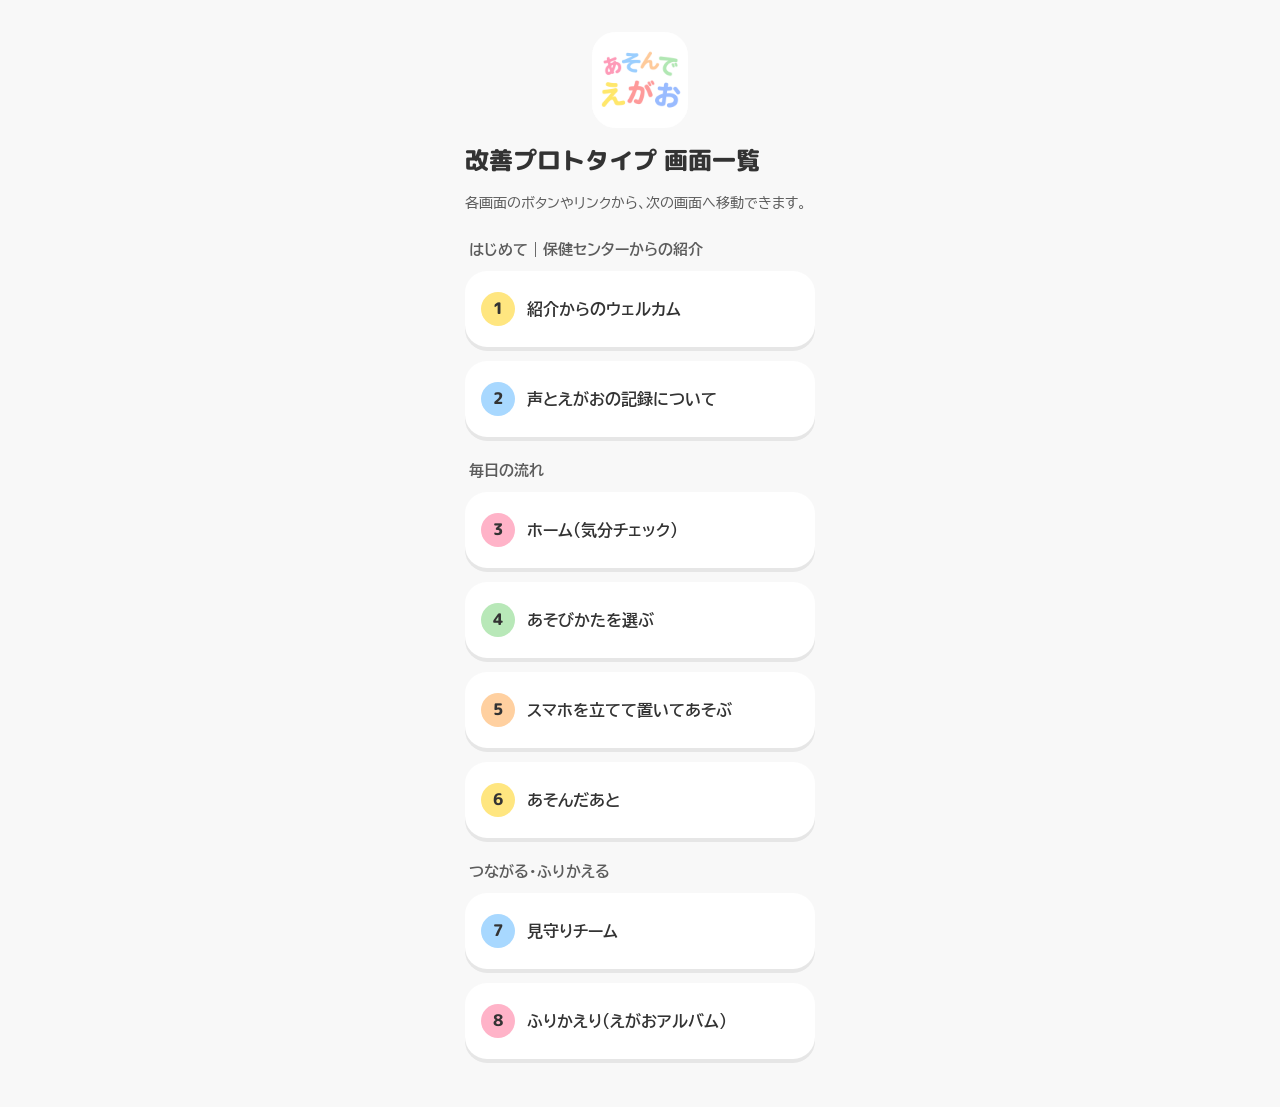
<file: screens.html>
<!doctype html>
<html lang="ja">
<head>
<meta charset="utf-8">
<meta name="viewport" content="width=390, initial-scale=1, viewport-fit=cover">
<title>画面一覧｜あそんでえがお プロトタイプ</title>
<link rel="icon" href="logo.png">
<link rel="preconnect" href="https://fonts.googleapis.com">
<link href="https://fonts.googleapis.com/css2?family=BIZ+UDPGothic:wght@400;700&amp;family=M+PLUS+Rounded+1c:wght@700;800&amp;display=swap" rel="stylesheet">
<style>
body{margin:0;background:#F8F8F8;font-family:'BIZ UDPGothic',sans-serif;color:#333333;display:flex;justify-content:center}
main{width:390px;box-sizing:border-box;padding:32px 20px 48px;display:flex;flex-direction:column;gap:14px}
h1{margin:0;font-family:'M PLUS Rounded 1c',sans-serif;font-size:24px;font-weight:800}
p{margin:0;font-size:14px;line-height:1.7;color:#5C5C5C}
h2{margin:12px 4px 0;font-size:15px;color:#5C5C5C}
a{display:flex;align-items:center;gap:12px;min-height:56px;padding:10px 16px;border-radius:22px;background:#FFFFFF;box-shadow:0 4px 0 #E6E6E6;color:#333333;text-decoration:none;font-size:16px;font-weight:700}
a span{width:34px;height:34px;flex-shrink:0;border-radius:50%;display:flex;align-items:center;justify-content:center;font-family:'M PLUS Rounded 1c',sans-serif;font-weight:800}
img{width:96px;height:96px;align-self:center;border-radius:24px;background:#FFFFFF}
</style>
</head>
<body>
<main>
  <img src="logo.png" alt="あそんでえがお">
  <h1>改善プロトタイプ 画面一覧</h1>
  <p>各画面のボタンやリンクから、次の画面へ移動できます。</p>
  <h2>はじめて｜保健センターからの紹介</h2>
  <a href="index.html"><span style="background:#FFE680">1</span>紹介からのウェルカム</a>
  <a href="Consent.html"><span style="background:#A8D8FF">2</span>声とえがおの記録について</a>
  <h2>毎日の流れ</h2>
  <a href="Home.html"><span style="background:#FFB3C8">3</span>ホーム（気分チェック）</a>
  <a href="Setup.html"><span style="background:#B8E8B8">4</span>あそびかたを選ぶ</a>
  <a href="Recording.html"><span style="background:#FFD0A0">5</span>スマホを立てて置いてあそぶ</a>
  <a href="Reflection.html"><span style="background:#FFE680">6</span>あそんだあと</a>
  <h2>つながる・ふりかえる</h2>
  <a href="Teacher.html"><span style="background:#A8D8FF">7</span>見守りチーム</a>
  <a href="Album.html"><span style="background:#FFB3C8">8</span>ふりかえり（えがおアルバム）</a>
</main>
</body>
</html>
</file>
